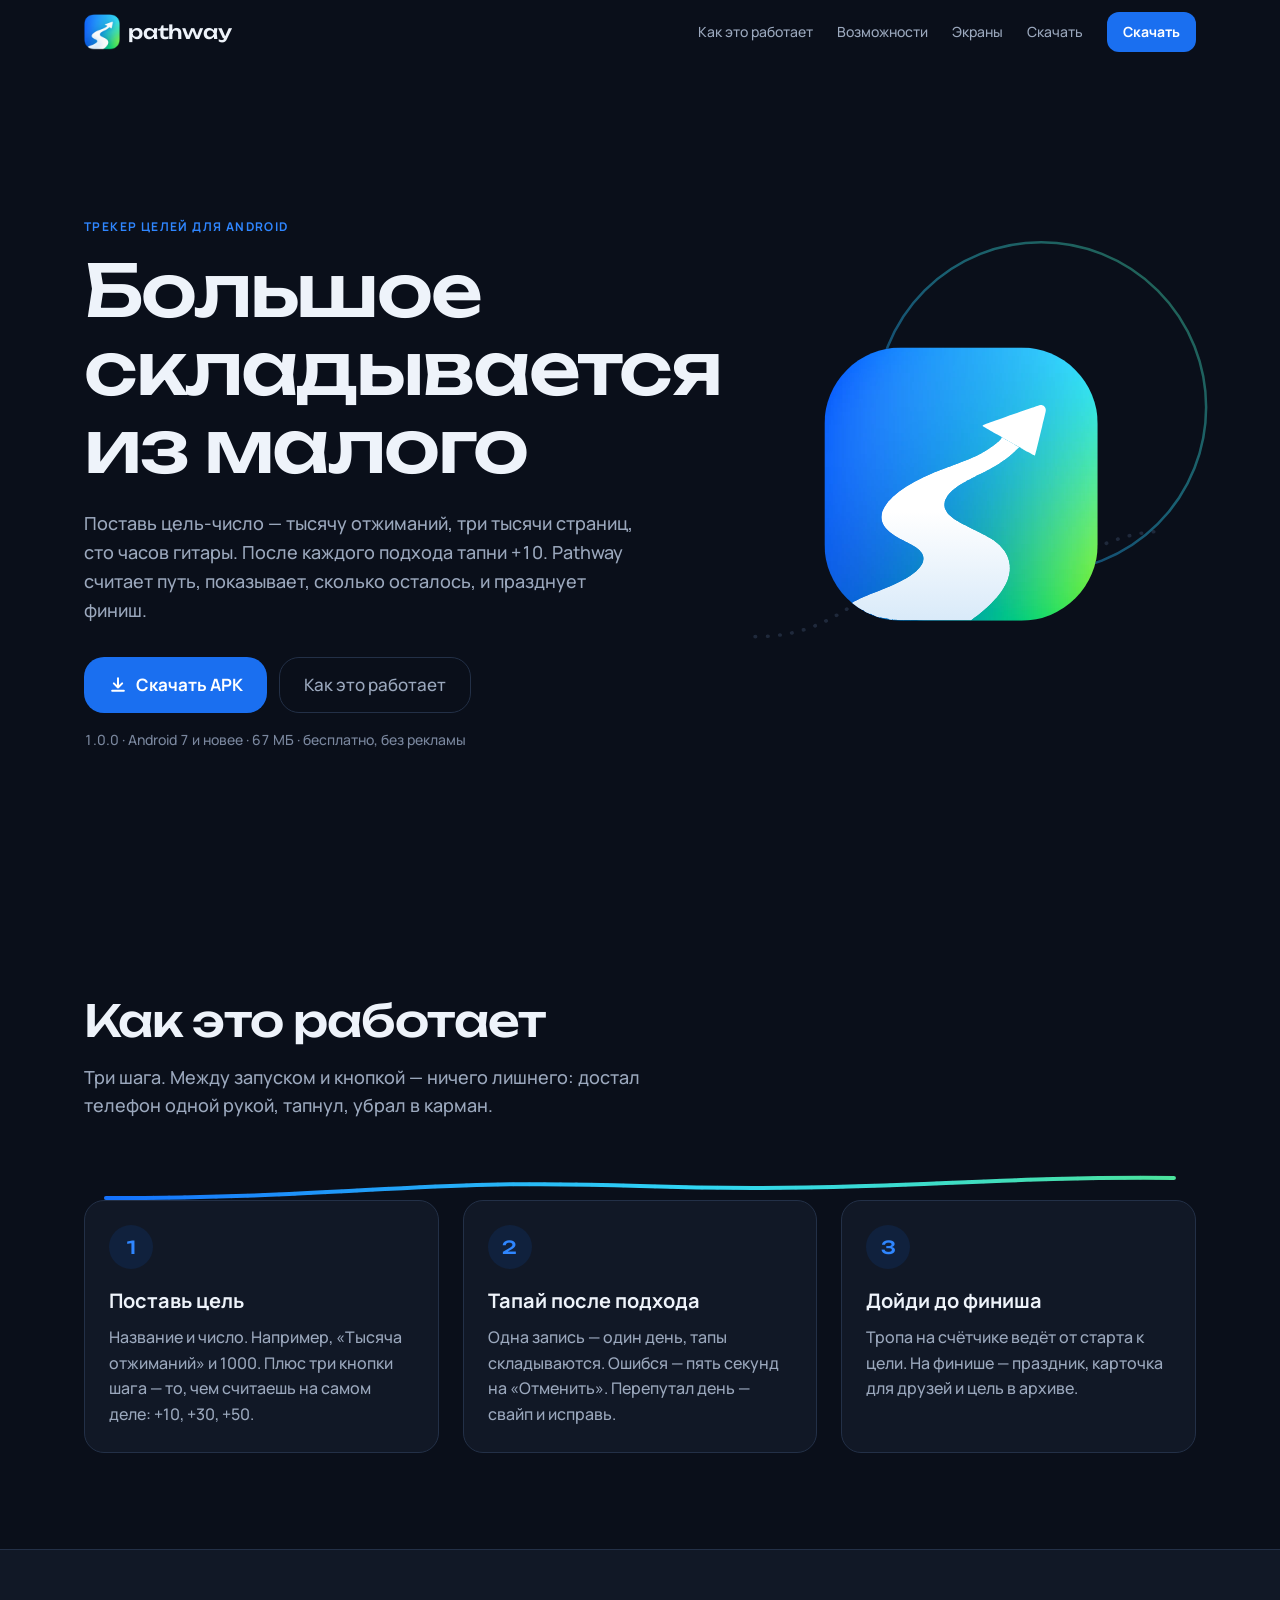
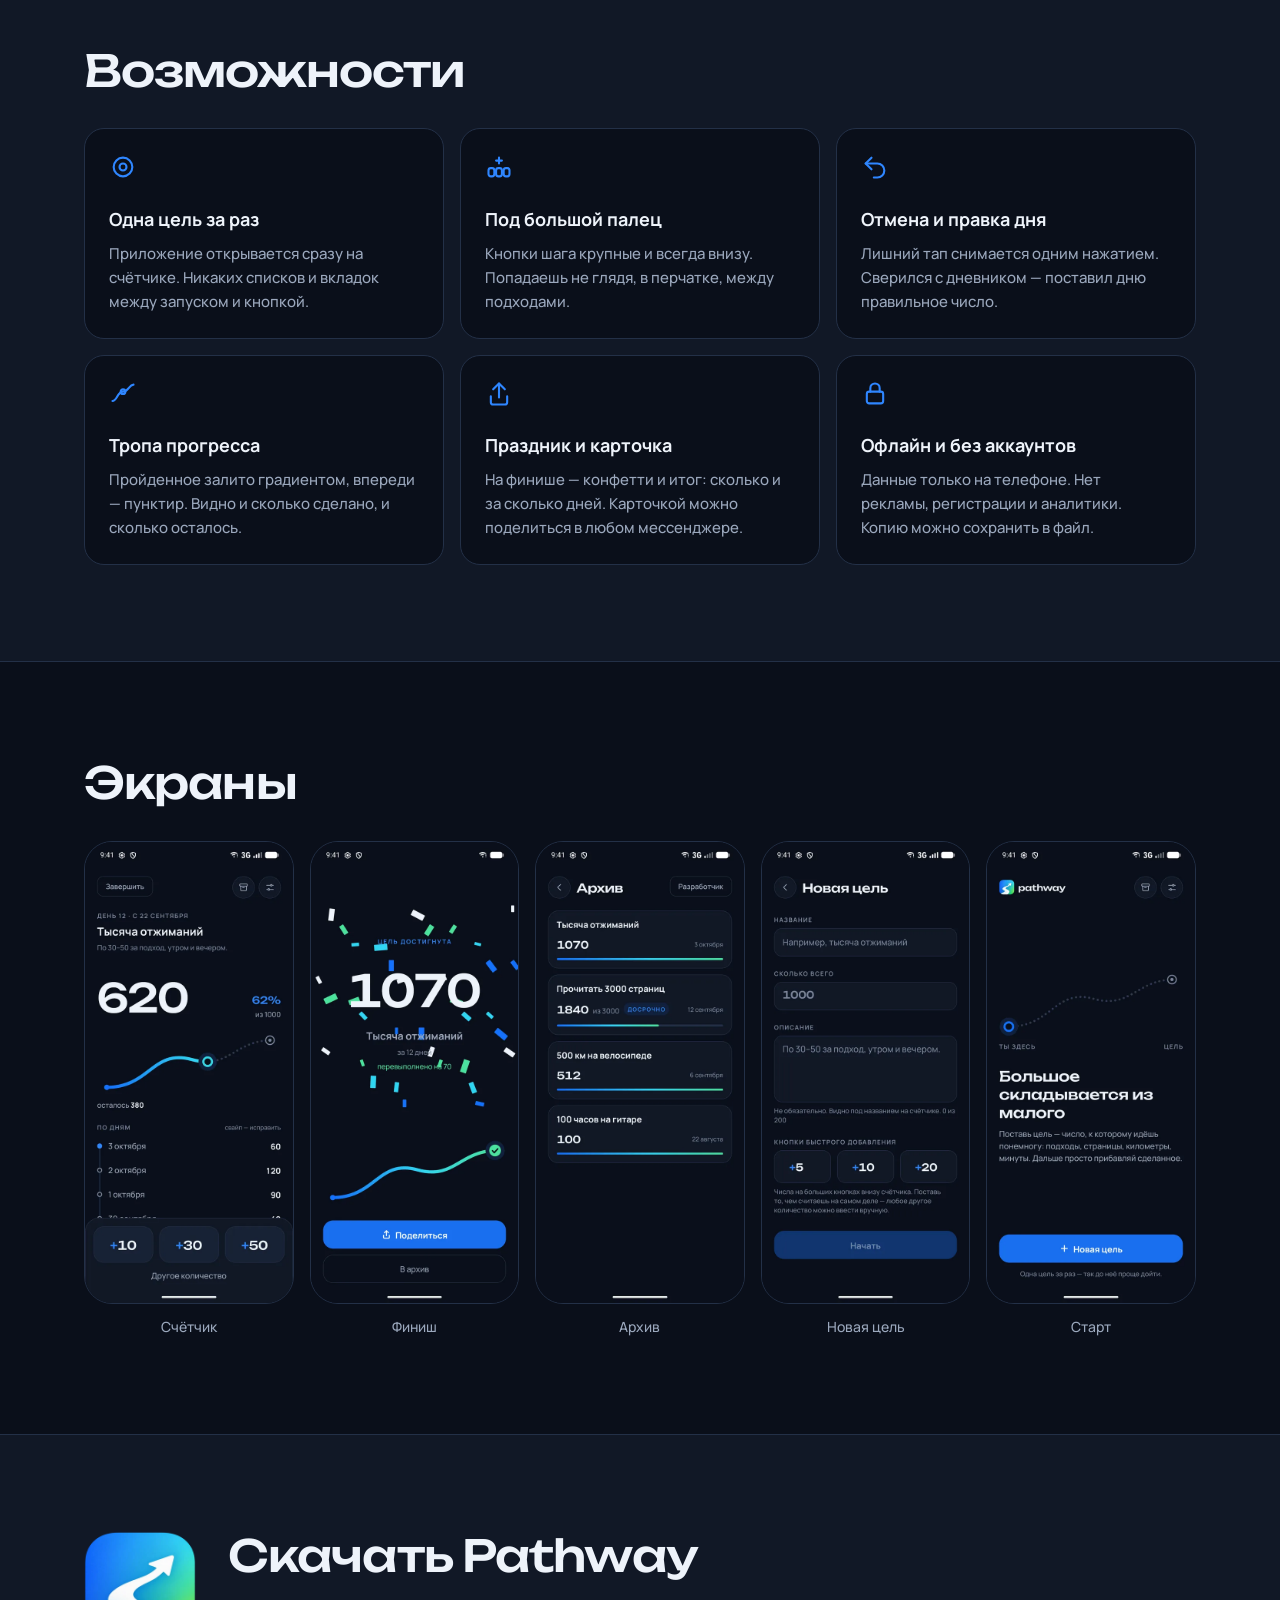
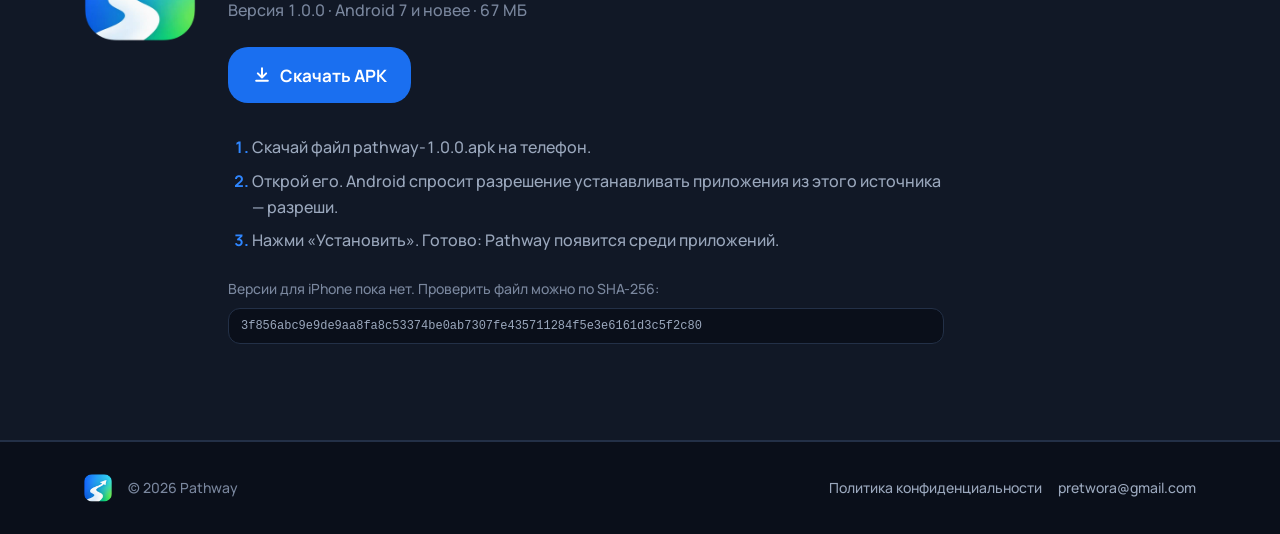
<file: index.html>
<!doctype html>
<html lang="ru">
<head>
  <meta charset="utf-8">
  <meta name="viewport" content="width=device-width, initial-scale=1">
  <title>Pathway — трекер целей, к которым идут по чуть-чуть</title>
  <meta name="description" content="Pathway — бесплатное приложение для Android: ставишь цель-число, после каждого подхода тапаешь +10, приложение считает путь и празднует финиш. Без рекламы, аккаунтов и интернета.">
  <meta name="theme-color" content="#0A0F1A">
  <link rel="icon" href="assets/img/favicon-32.png" sizes="32x32">
  <link rel="apple-touch-icon" href="assets/img/apple-touch-icon.png">
  <link rel="stylesheet" href="assets/css/style.css?v=1">
  <meta property="og:title" content="Pathway — большое складывается из малого">
  <meta property="og:description" content="Трекер целей для Android: тысяча отжиманий, три тысячи страниц, сто часов гитары. Тапаешь после каждого подхода — приложение ведёт к финишу.">
  <meta property="og:type" content="website">
  <meta property="og:image" content="https://pretwora.github.io/pathway-web/assets/img/og.png">
  <meta name="twitter:card" content="summary_large_image">
</head>
<body>

<header class="header" id="top">
  <div class="header__inner">
    <a class="header__brand" href="#top" aria-label="Pathway — в начало">
      <img src="assets/img/logo-96.png" alt="" width="36" height="36">
      <span class="header__name">pathway</span>
    </a>
    <nav class="header__nav" id="nav">
      <a href="#how">Как это работает</a>
      <a href="#features">Возможности</a>
      <a href="#screens">Экраны</a>
      <a href="#download">Скачать</a>
    </nav>
    <a class="btn btn--primary btn--small header__cta" href="#download">Скачать</a>
    <button class="header__burger" id="burger" type="button" aria-label="Открыть меню" aria-expanded="false" aria-controls="nav">
      <span></span><span></span><span></span>
    </button>
  </div>
</header>

<main>

  <section class="hero">
    <div class="container hero__inner">
      <div class="hero__text">
        <p class="eyebrow cascade">Трекер целей для Android</p>
        <h1 class="hero__title cascade">Большое складывается из малого</h1>
        <p class="hero__lead cascade">Поставь цель-число — тысячу отжиманий, три тысячи страниц, сто часов гитары.
          После каждого подхода тапни <span class="num">+10</span>. Pathway считает путь, показывает,
          сколько осталось, и празднует финиш.</p>
        <div class="hero__actions cascade">
          <a class="btn btn--primary" href="downloads/pathway-1.0.0.apk" download>
            <svg width="20" height="20" viewBox="0 0 24 24" aria-hidden="true"><path d="M12 4v11M7 10l5 5 5-5M5 19h14"/></svg>
            Скачать APK
          </a>
          <a class="btn btn--ghost" href="#how">Как это работает</a>
        </div>
        <p class="hero__meta cascade num">1.0.0 · Android 7 и новее · 67 МБ · бесплатно, без рекламы</p>
      </div>

      <div class="hero__visual" aria-hidden="true">
        <svg class="logo-anim" id="logoAnim" viewBox="-220 -220 1440 1440">
          <defs>
            <clipPath id="la-tile"><rect width="1000" height="1000" rx="280"/></clipPath>
            <clipPath id="la-flood"><circle id="la-floodc" cx="800" cy="212" r="0"/></clipPath>
            <linearGradient id="la-shade" x1="0" y1="600" x2="0" y2="1000" gradientUnits="userSpaceOnUse">
              <stop offset="0" stop-color="#FFFFFF"/><stop offset="1" stop-color="#D9EAF9"/>
            </linearGradient>
            <linearGradient id="la-ring" x1="0" y1="1" x2="1" y2="0">
              <stop offset="0" stop-color="#1471FD"/><stop offset=".55" stop-color="#30D6F4"/><stop offset="1" stop-color="#4BE39D"/>
            </linearGradient>
            <mask id="la-reveal" maskUnits="userSpaceOnUse" x="0" y="0" width="1000" height="1000"><g id="la-bands"></g></mask>
          </defs>
          <circle id="la-ringc" cx="800" cy="212" r="0" fill="none" stroke="url(#la-ring)" stroke-width="10" opacity="0"/>
          <g id="la-tileg">
            <g clip-path="url(#la-tile)">
              <rect width="1000" height="1000" fill="#111826"/>
              <image href="assets/img/tile-bg.webp" width="1000" height="1000" clip-path="url(#la-flood)" preserveAspectRatio="none"/>
              <path id="la-road" fill="url(#la-shade)" mask="url(#la-reveal)"/>
              <g id="la-arrow" opacity="0"><path id="la-arrowp" fill="#FFFFFF"/></g>
            </g>
            <rect id="la-border" width="1000" height="1000" rx="280" fill="none" stroke="#233047" stroke-width="6"/>
          </g>
        </svg>
        <svg class="hero__trail" viewBox="0 0 342 128" preserveAspectRatio="none">
          <defs>
            <linearGradient id="ht-grad" gradientUnits="userSpaceOnUse" x1="18" y1="108" x2="322" y2="20">
              <stop offset="0" stop-color="#1471FD"/><stop offset=".55" stop-color="#30D6F4"/><stop offset="1" stop-color="#4BE39D"/>
            </linearGradient>
          </defs>
          <path d="M18 108C98 108 104 36 176 56C244 75 256 22 322 20" class="trail-dots"/>
        </svg>
      </div>
    </div>
  </section>

  <section class="section" id="how">
    <div class="container">
      <h2 class="section__title reveal">Как это работает</h2>
      <p class="section__lead reveal">Три шага. Между запуском и кнопкой — ничего лишнего: достал телефон одной рукой, тапнул, убрал в карман.</p>
      <div class="steps">
        <svg class="steps__trail" viewBox="0 0 1000 40" preserveAspectRatio="none" aria-hidden="true">
          <defs>
            <linearGradient id="st-grad" x1="0" y1="0" x2="1" y2="0">
              <stop offset="0" stop-color="#1471FD"/><stop offset=".55" stop-color="#30D6F4"/><stop offset="1" stop-color="#4BE39D"/>
            </linearGradient>
          </defs>
          <path class="steps__dots" d="M20 30 C 250 30, 300 10, 500 18 S 800 8, 980 10"/>
          <path class="steps__line" id="stepsLine" d="M20 30 C 250 30, 300 10, 500 18 S 800 8, 980 10" pathLength="100"/>
        </svg>
        <article class="step reveal">
          <span class="step__num num">1</span>
          <h3>Поставь цель</h3>
          <p>Название и число. Например, «Тысяча отжиманий» и 1000. Плюс три кнопки шага — то, чем считаешь на самом деле: +10, +30, +50.</p>
        </article>
        <article class="step reveal">
          <span class="step__num num">2</span>
          <h3>Тапай после подхода</h3>
          <p>Одна запись — один день, тапы складываются. Ошибся — пять секунд на «Отменить». Перепутал день — свайп и исправь.</p>
        </article>
        <article class="step reveal">
          <span class="step__num num">3</span>
          <h3>Дойди до финиша</h3>
          <p>Тропа на счётчике ведёт от старта к цели. На финише — праздник, карточка для друзей и цель в архиве.</p>
        </article>
      </div>
    </div>
  </section>

  <section class="section section--surface" id="features">
    <div class="container">
      <h2 class="section__title reveal">Возможности</h2>
      <div class="features">
        <article class="feature reveal">
          <svg viewBox="0 0 24 24" aria-hidden="true"><circle cx="12" cy="12" r="8"/><circle cx="12" cy="12" r="3"/></svg>
          <h3>Одна цель за раз</h3>
          <p>Приложение открывается сразу на счётчике. Никаких списков и вкладок между запуском и кнопкой.</p>
        </article>
        <article class="feature reveal">
          <svg viewBox="0 0 24 24" aria-hidden="true"><rect x="3" y="13" width="5" height="7" rx="2"/><rect x="9.5" y="13" width="5" height="7" rx="2"/><rect x="16" y="13" width="5" height="7" rx="2"/><path d="M12 4v5M9.5 6.5h5"/></svg>
          <h3>Под большой палец</h3>
          <p>Кнопки шага крупные и всегда внизу. Попадаешь не глядя, в перчатке, между подходами.</p>
        </article>
        <article class="feature reveal">
          <svg viewBox="0 0 24 24" aria-hidden="true"><path d="M9 14L4 9l5-5"/><path d="M4 9h10a6 6 0 0 1 0 12h-3"/></svg>
          <h3>Отмена и правка дня</h3>
          <p>Лишний тап снимается одним нажатием. Сверился с дневником — поставил дню правильное число.</p>
        </article>
        <article class="feature reveal">
          <svg viewBox="0 0 24 24" aria-hidden="true"><path d="M3 18c4 0 4-8 9-8s5-6 9-6"/><circle cx="12" cy="10" r="2"/></svg>
          <h3>Тропа прогресса</h3>
          <p>Пройденное залито градиентом, впереди — пунктир. Видно и сколько сделано, и сколько осталось.</p>
        </article>
        <article class="feature reveal">
          <svg viewBox="0 0 24 24" aria-hidden="true"><path d="M12 3v12"/><path d="M7 8l5-5 5 5"/><path d="M5 14v5a2 2 0 0 0 2 2h10a2 2 0 0 0 2-2v-5"/></svg>
          <h3>Праздник и карточка</h3>
          <p>На финише — конфетти и итог: сколько и за сколько дней. Карточкой можно поделиться в любом мессенджере.</p>
        </article>
        <article class="feature reveal">
          <svg viewBox="0 0 24 24" aria-hidden="true"><rect x="5" y="10" width="14" height="10" rx="2"/><path d="M8 10V7a4 4 0 0 1 8 0v3"/></svg>
          <h3>Офлайн и без аккаунтов</h3>
          <p>Данные только на телефоне. Нет рекламы, регистрации и аналитики. Копию можно сохранить в файл.</p>
        </article>
      </div>
    </div>
  </section>

  <section class="section" id="screens">
    <div class="container">
      <h2 class="section__title reveal">Экраны</h2>
      <div class="screens">
        <figure class="screen reveal">
          <img src="assets/img/screen-counter.webp" alt="Счётчик: 620 из 1000, тропа прогресса, кнопки +10, +30, +50" width="360" height="800" loading="lazy">
          <figcaption>Счётчик</figcaption>
        </figure>
        <figure class="screen reveal">
          <img src="assets/img/screen-win.webp" alt="Экран победы: цель достигнута, 1070, перевыполнено на 70" width="360" height="800" loading="lazy">
          <figcaption>Финиш</figcaption>
        </figure>
        <figure class="screen reveal">
          <img src="assets/img/screen-archive.webp" alt="Архив закрытых целей с результатами" width="360" height="800" loading="lazy">
          <figcaption>Архив</figcaption>
        </figure>
        <figure class="screen reveal">
          <img src="assets/img/screen-new.webp" alt="Форма новой цели: название, число, описание, кнопки шага" width="360" height="800" loading="lazy">
          <figcaption>Новая цель</figcaption>
        </figure>
        <figure class="screen reveal">
          <img src="assets/img/screen-home.webp" alt="Старт: пустая тропа и кнопка «Новая цель»" width="360" height="800" loading="lazy">
          <figcaption>Старт</figcaption>
        </figure>
      </div>
    </div>
  </section>

  <section class="section section--surface" id="download">
    <div class="container">
      <div class="download reveal">
        <img class="download__logo" src="assets/img/logo-256.webp" alt="Логотип Pathway" width="112" height="112">
        <div class="download__body">
          <h2 class="section__title">Скачать Pathway</h2>
          <p class="download__meta num">Версия 1.0.0 · Android 7 и новее · 67 МБ</p>
          <a class="btn btn--primary" href="downloads/pathway-1.0.0.apk" download>
            <svg width="20" height="20" viewBox="0 0 24 24" aria-hidden="true"><path d="M12 4v11M7 10l5 5 5-5M5 19h14"/></svg>
            Скачать APK
          </a>
          <ol class="install">
            <li>Скачай файл <span class="num">pathway-1.0.0.apk</span> на телефон.</li>
            <li>Открой его. Android спросит разрешение устанавливать приложения из этого источника — разреши.</li>
            <li>Нажми «Установить». Готово: Pathway появится среди приложений.</li>
          </ol>
          <p class="download__note">Версии для iPhone пока нет. Проверить файл можно по SHA-256:
            <code class="num">3f856abc9e9de9aa8fa8c53374be0ab7307fe435711284f5e3e6161d3c5f2c80</code></p>
        </div>
      </div>
    </div>
  </section>

</main>

<footer class="footer">
  <div class="container footer__inner">
    <img src="assets/img/logo-96.png" alt="" width="28" height="28">
    <span>© 2026 Pathway</span>
    <a href="privacy.html">Политика конфиденциальности</a>
    <a href="mailto:pretwora@gmail.com">pretwora@gmail.com</a>
  </div>
</footer>

<script src="assets/js/logo-data.js?v=1" defer></script>
<script src="assets/js/main.js?v=1" defer></script>
</body>
</html>
</file>
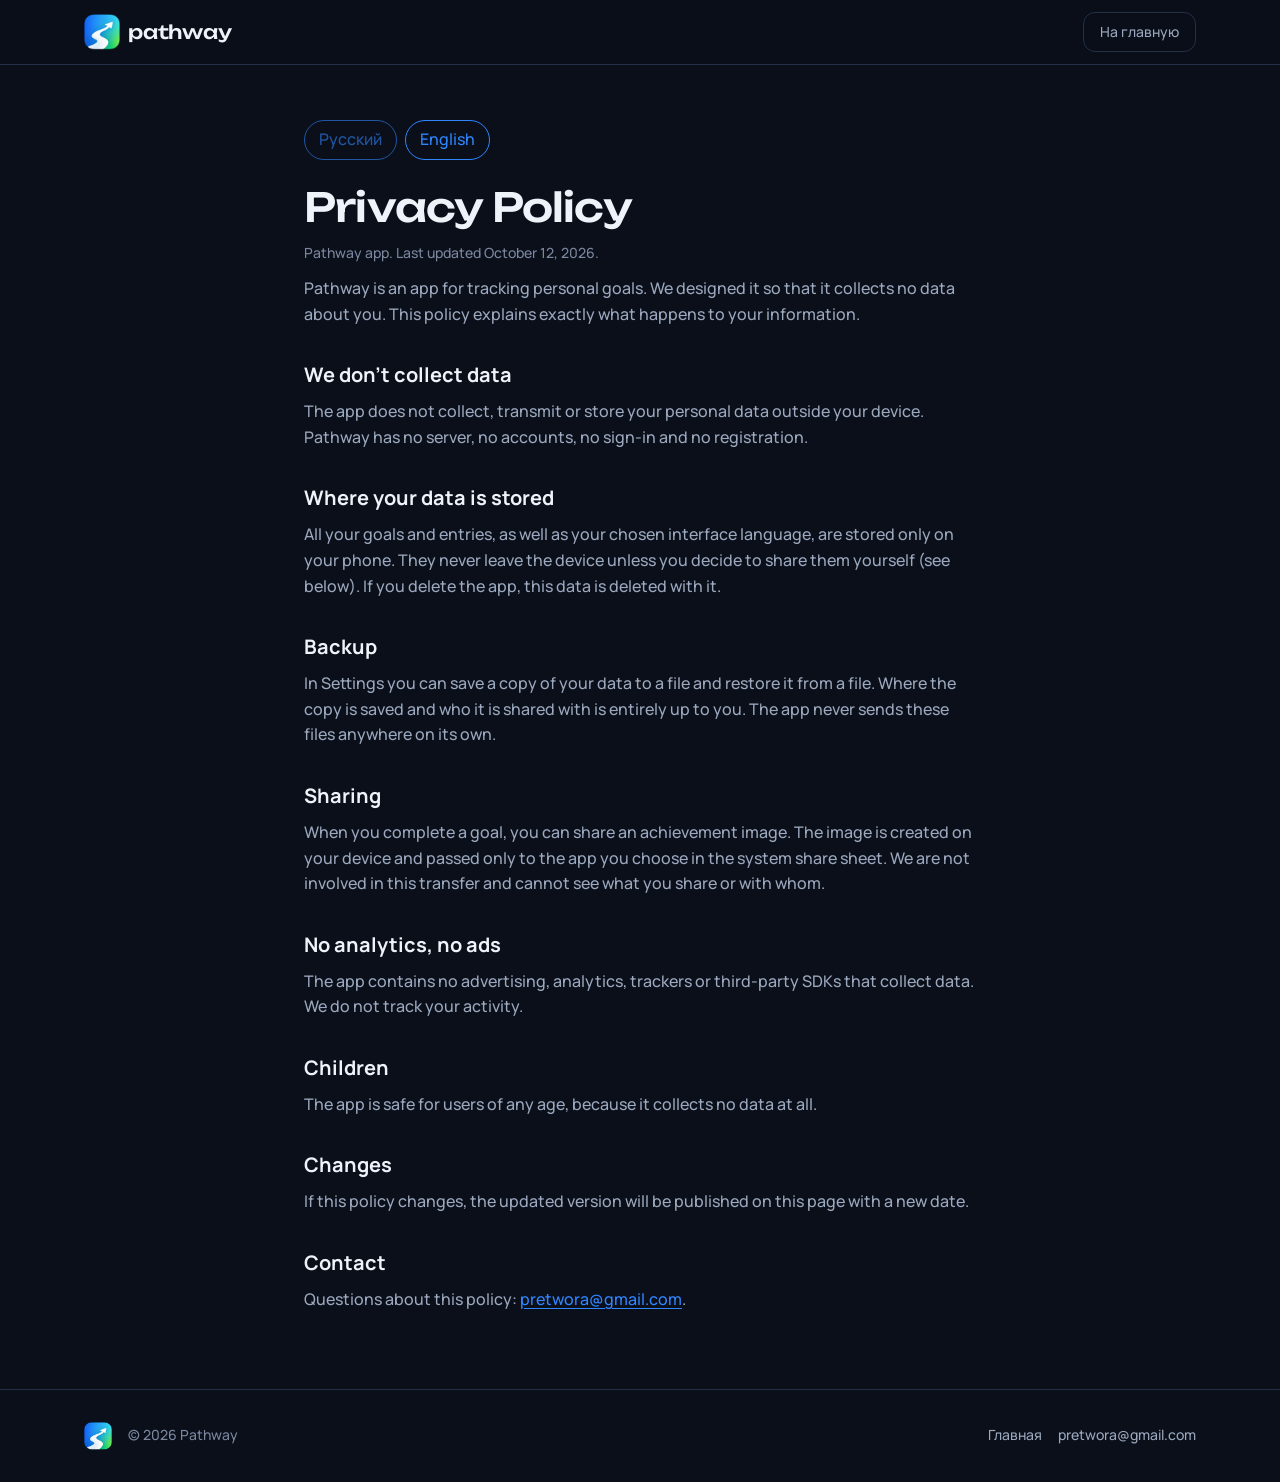
<file: privacy.html>
<!doctype html>
<html lang="ru">
<head>
  <meta charset="utf-8">
  <meta name="viewport" content="width=device-width, initial-scale=1">
  <title>Pathway — Privacy Policy · Политика конфиденциальности</title>
  <meta name="description" content="Pathway collects no data: everything stays on your phone. Pathway не собирает данные: всё хранится только на вашем телефоне.">
  <meta name="theme-color" content="#0A0F1A">
  <link rel="icon" href="assets/img/favicon-32.png" sizes="32x32">
  <link rel="stylesheet" href="assets/css/style.css?v=1">
  <style>
    [data-lang="en"] #ru, [data-lang="ru"] #en { display: none; }
    #ru, #en { scroll-margin-top: 96px; }
    .lang-switch { display: flex; gap: 8px; margin-bottom: 24px; }
    .lang-switch a { padding: 6px 14px; border: 1px solid currentColor; border-radius: 999px; text-decoration: none; opacity: .6; }
    [data-lang="ru"] .lang-switch a[data-lang="ru"], [data-lang="en"] .lang-switch a[data-lang="en"] { opacity: 1; }
  </style>
</head>
<body>

<header class="header is-scrolled">
  <div class="header__inner">
    <a class="header__brand" href="./" aria-label="Pathway — на главную">
      <img src="assets/img/logo-96.png" alt="" width="36" height="36">
      <span class="header__name">pathway</span>
    </a>
    <a class="btn btn--ghost btn--small" href="./">На главную</a>
  </div>
</header>

<main class="doc">
  <nav class="lang-switch" aria-label="Язык / Language">
    <a href="#ru" hreflang="ru" data-lang="ru">Русский</a>
    <a href="#en" hreflang="en" data-lang="en">English</a>
  </nav>

  <section id="ru" lang="ru">
    <h1>Политика конфиденциальности</h1>
    <p class="updated">Приложение Pathway. Обновлено 12 октября 2026 года.</p>

    <p>Pathway — приложение для отслеживания личных целей. Мы разработали его так, чтобы оно не
      собирало о вас никаких данных. Эта политика объясняет, что именно происходит с вашей информацией.</p>

    <h2>Мы не собираем данные</h2>
    <p>Приложение не собирает, не передаёт и не хранит ваши персональные данные за пределами вашего
      устройства. У Pathway нет сервера, нет аккаунтов, нет входа и регистрации.</p>

    <h2>Где хранятся ваши данные</h2>
    <p>Все ваши цели и записи, а также выбранный язык интерфейса хранятся только в памяти вашего
      телефона. Они не покидают устройство, кроме случаев, когда вы сами решаете ими поделиться
      (см. ниже). Если вы удалите приложение, эти данные будут удалены вместе с ним.</p>

    <h2>Резервная копия</h2>
    <p>В настройках вы можете сохранить копию своих данных в файл и восстановить их из файла. Куда
      сохранить копию и кому её передать — решаете только вы. Приложение не отправляет эти файлы
      никуда самостоятельно.</p>

    <h2>Функция «Поделиться»</h2>
    <p>Когда вы закрываете цель, вы можете поделиться картинкой-достижением. Картинка создаётся на
      вашем устройстве и передаётся только в то приложение, которое вы сами выберете в системном
      меню «Поделиться». Мы не участвуем в этой передаче и не видим, чем и с кем вы делитесь.</p>

    <h2>Никакой аналитики и рекламы</h2>
    <p>Приложение не содержит рекламы, систем аналитики, трекеров и сторонних SDK, собирающих данные.
      Мы не отслеживаем ваши действия.</p>

    <h2>Дети</h2>
    <p>Приложение безопасно для пользователей любого возраста, поскольку не собирает никаких данных.</p>

    <h2>Изменения</h2>
    <p>Если политика изменится, обновлённая версия будет опубликована на этой странице с новой датой.</p>

    <h2>Контакт</h2>
    <p>Вопросы по этой политике: <a href="mailto:pretwora@gmail.com">pretwora@gmail.com</a>.</p>
  </section>

  <section id="en" lang="en">
    <h1>Privacy Policy</h1>
    <p class="updated">Pathway app. Last updated October 12, 2026.</p>

    <p>Pathway is an app for tracking personal goals. We designed it so that it collects no data
      about you. This policy explains exactly what happens to your information.</p>

    <h2>We don’t collect data</h2>
    <p>The app does not collect, transmit or store your personal data outside your device. Pathway
      has no server, no accounts, no sign-in and no registration.</p>

    <h2>Where your data is stored</h2>
    <p>All your goals and entries, as well as your chosen interface language, are stored only on
      your phone. They never leave the device unless you decide to share them yourself (see below).
      If you delete the app, this data is deleted with it.</p>

    <h2>Backup</h2>
    <p>In Settings you can save a copy of your data to a file and restore it from a file. Where the
      copy is saved and who it is shared with is entirely up to you. The app never sends these files
      anywhere on its own.</p>

    <h2>Sharing</h2>
    <p>When you complete a goal, you can share an achievement image. The image is created on your
      device and passed only to the app you choose in the system share sheet. We are not involved in
      this transfer and cannot see what you share or with whom.</p>

    <h2>No analytics, no ads</h2>
    <p>The app contains no advertising, analytics, trackers or third-party SDKs that collect data.
      We do not track your activity.</p>

    <h2>Children</h2>
    <p>The app is safe for users of any age, because it collects no data at all.</p>

    <h2>Changes</h2>
    <p>If this policy changes, the updated version will be published on this page with a new date.</p>

    <h2>Contact</h2>
    <p>Questions about this policy: <a href="mailto:pretwora@gmail.com">pretwora@gmail.com</a>.</p>
  </section>

  <script>
    // Язык страницы: из ссылки (#en / #ru), иначе — из браузера. Без JS видны обе версии.
    (function () {
      function pick() {
        var hash = location.hash.slice(1);
        var lang = hash === 'en' || hash === 'ru' ? hash
          : /^ru\b/i.test(navigator.language || '') ? 'ru' : 'en';
        document.documentElement.lang = lang;
        document.documentElement.setAttribute('data-lang', lang);
      }
      pick();
      window.addEventListener('hashchange', pick);
    })();
  </script>
</main>

<footer class="footer">
  <div class="container footer__inner">
    <img src="assets/img/logo-96.png" alt="" width="28" height="28">
    <span>© 2026 Pathway</span>
    <a href="./">Главная</a>
    <a href="mailto:pretwora@gmail.com">pretwora@gmail.com</a>
  </div>
</footer>

</body>
</html>
</file>
<file: assets/css/style.css>
/* Pathway — сайт приложения. Токены из дизайн-системы приложения (палитра
   «Фирменная»): тёмная тема всегда, никаких box-shadow, глубина — границами
   и яркостью поверхностей. Градиент логотипа — только на тропе. */

@font-face { font-family: 'Manrope'; src: url('../fonts/Manrope_400Regular.woff2') format('woff2'); font-weight: 400; font-display: swap; }
@font-face { font-family: 'Manrope'; src: url('../fonts/Manrope_500Medium.woff2') format('woff2'); font-weight: 500; font-display: swap; }
@font-face { font-family: 'Manrope'; src: url('../fonts/Manrope_700Bold.woff2') format('woff2'); font-weight: 700; font-display: swap; }
@font-face { font-family: 'Unbounded'; src: url('../fonts/Unbounded_500Medium.woff2') format('woff2'); font-weight: 500; font-display: swap; }

:root {
  --bg: #0A0F1A;
  --surface: #111826;
  --surface-raised: #172134;
  --border: #233047;
  --text: #EEF3FA;
  --text-secondary: #9BA8BD;
  --text-tertiary: #7A879E;
  --accent: #2F86FF;
  --accent-fill: #1A6FF0;
  --accent-fill-pressed: #155CC8;
  --accent-muted: #10213D;
  --trail-dots: #2E3B53;
  --trail: linear-gradient(90deg, #1471FD, #30D6F4 55%, #4BE39D);

  --s-1: 4px; --s-2: 8px; --s-3: 12px; --s-4: 16px;
  --s-5: 24px; --s-6: 32px; --s-7: 48px; --s-8: 64px; --s-9: 96px;
  --r-s: 12px; --r-m: 16px; --r-l: 20px; --r-xl: 28px;

  --display: 'Unbounded', system-ui, sans-serif;
  --body: 'Manrope', system-ui, sans-serif;
  --ease: cubic-bezier(0.25, 0.46, 0.45, 0.94);
  --t-fast: 80ms; --t-base: 200ms; --t-slow: 400ms;
}

* { margin: 0; padding: 0; box-sizing: border-box; }
html { scroll-behavior: smooth; scroll-padding-top: 72px; }
body {
  background: var(--bg);
  color: var(--text);
  font: 500 16px/1.6 var(--body);
  -webkit-font-smoothing: antialiased;
}
img { display: block; max-width: 100%; height: auto; }
a { color: inherit; text-decoration: none; }
.num { font-variant-numeric: tabular-nums; }
.container { max-width: 1160px; margin: 0 auto; padding: 0 var(--s-5); }

/* ---------- Кнопки ---------- */
.btn {
  display: inline-flex; align-items: center; justify-content: center; gap: var(--s-2);
  height: 56px; padding: 0 var(--s-5);
  border-radius: var(--r-l);
  font: 700 17px/1 var(--body);
  transition: background var(--t-base) var(--ease), transform var(--t-fast) var(--ease), color var(--t-base) var(--ease);
}
.btn svg { fill: none; stroke: currentColor; stroke-width: 2.4; stroke-linecap: round; stroke-linejoin: round; }
.btn:active { transform: scale(0.96); }
.btn--primary { background: var(--accent-fill); color: #FFFFFF; }
.btn--primary:hover { background: var(--accent-fill-pressed); }
.btn--ghost { border: 1px solid var(--border); color: var(--text-secondary); font-weight: 500; }
.btn--ghost:hover { background: var(--surface); color: var(--text); }
.btn--small { height: 40px; padding: 0 var(--s-4); border-radius: var(--r-s); font-size: 14px; }
.btn:focus-visible, a:focus-visible, button:focus-visible { outline: 2px solid var(--accent); outline-offset: 3px; }

/* ---------- Шапка ---------- */
.header {
  position: fixed; inset: 0 0 auto 0; z-index: 20;
  border-bottom: 1px solid transparent;
  transition: background var(--t-base) var(--ease), border-color var(--t-base) var(--ease);
}
.header.is-scrolled, .header.is-open {
  background: rgba(10, 15, 26, 0.9);
  backdrop-filter: blur(12px);
  border-bottom-color: var(--border);
}
.header__inner {
  max-width: 1160px; margin: 0 auto;
  padding: var(--s-3) var(--s-5);
  display: flex; align-items: center; gap: var(--s-5);
}
.header__brand { display: flex; align-items: center; gap: var(--s-2); margin-right: auto; }
.header__name { font: 500 19px/1 var(--display); letter-spacing: -0.2px; }
.header__nav { display: flex; gap: var(--s-5); }
.header__nav a { color: var(--text-secondary); font-size: 14px; transition: color var(--t-base) var(--ease); }
.header__nav a:hover { color: var(--text); }
.header__burger {
  display: none; flex-direction: column; gap: 5px;
  width: 44px; height: 44px; align-items: center; justify-content: center;
  background: var(--surface); border: 1px solid var(--border); border-radius: 50%;
  cursor: pointer;
}
.header__burger span { width: 18px; height: 2px; background: var(--text); border-radius: 1px; }

/* ---------- Hero ---------- */
.hero { padding: 132px 0 var(--s-8); overflow: hidden; }
.hero__inner {
  display: grid; grid-template-columns: 1.1fr 0.9fr; gap: var(--s-7); align-items: center;
  min-height: calc(100svh - 196px);
}
.eyebrow {
  font-size: 12px; font-weight: 700; letter-spacing: 1.4px; text-transform: uppercase;
  color: var(--accent); margin-bottom: var(--s-4);
}
.hero__title {
  font: 500 clamp(38px, 6vw, 72px)/1.08 var(--display);
  letter-spacing: -0.03em;
  margin-bottom: var(--s-5);
}
.hero__lead { max-width: 560px; color: var(--text-secondary); font-size: 18px; margin-bottom: var(--s-6); }
.hero__actions { display: flex; gap: var(--s-3); flex-wrap: wrap; margin-bottom: var(--s-4); }
.hero__meta { color: var(--text-tertiary); font-size: 14px; }

.hero__visual { position: relative; display: flex; justify-content: center; }
.logo-anim { width: min(420px, 100%); height: auto; overflow: visible; position: relative; z-index: 1; }
.hero__trail {
  position: absolute; left: -10%; right: -10%; bottom: 4%; width: 120%; height: 40%;
  opacity: 0.6; z-index: 0;
}
.trail-dots { fill: none; stroke: var(--trail-dots); stroke-width: 3; stroke-linecap: round; stroke-dasharray: 0.1 9; }

@media (prefers-reduced-motion: no-preference) {
  .cascade { opacity: 0; transform: translateY(16px); animation: cascade-in 600ms var(--ease) forwards; }
  .cascade:nth-child(2) { animation-delay: 100ms; }
  .cascade:nth-child(3) { animation-delay: 200ms; }
  .cascade:nth-child(4) { animation-delay: 300ms; }
  .cascade:nth-child(5) { animation-delay: 400ms; }
  .reveal { opacity: 0; transform: translateY(16px); transition: opacity var(--t-slow) var(--ease), transform var(--t-slow) var(--ease); }
  .reveal.is-visible { opacity: 1; transform: none; }
}
@keyframes cascade-in { to { opacity: 1; transform: none; } }

/* ---------- Секции ---------- */
.section { padding: var(--s-9) 0; }
.section--surface { background: var(--surface); border-top: 1px solid var(--border); border-bottom: 1px solid var(--border); }
.section__title {
  font: 500 clamp(28px, 4vw, 44px)/1.15 var(--display);
  letter-spacing: -0.02em;
  margin-bottom: var(--s-4);
}
.section__lead { color: var(--text-secondary); font-size: 18px; max-width: 620px; margin-bottom: var(--s-7); }

/* ---------- Шаги ---------- */
.steps { position: relative; display: grid; grid-template-columns: repeat(3, 1fr); gap: var(--s-5); padding-top: var(--s-6); }
.steps__trail { position: absolute; top: 0; left: 0; width: 100%; height: 40px; overflow: visible; }
/* Без vector-effect: с ним браузер считает штрих в пикселях экрана, а не в
   pathLength, и анимация прорисовки съезжает. */
.steps__dots { fill: none; stroke: var(--trail-dots); stroke-width: 4; stroke-linecap: round; stroke-dasharray: 0.1 14; }
.steps__line {
  fill: none; stroke: url(#st-grad); stroke-width: 4; stroke-linecap: round;
  stroke-dasharray: 100 100; stroke-dashoffset: 100;
  transition: stroke-dashoffset 1400ms var(--ease);
}
.steps.is-drawn .steps__line { stroke-dashoffset: 0; }
.step {
  background: var(--surface); border: 1px solid var(--border); border-radius: var(--r-l);
  padding: var(--s-5);
}
.step__num {
  display: inline-flex; align-items: center; justify-content: center;
  width: 44px; height: 44px; border-radius: 50%;
  background: var(--accent-muted); color: var(--accent);
  font: 500 18px/1 var(--display);
  margin-bottom: var(--s-4);
}
.step h3 { font-size: 20px; font-weight: 700; margin-bottom: var(--s-2); }
.step p { color: var(--text-secondary); }

/* ---------- Возможности ---------- */
.features { display: grid; grid-template-columns: repeat(3, 1fr); gap: var(--s-4); margin-top: var(--s-6); }
.feature {
  background: var(--bg); border: 1px solid var(--border); border-radius: var(--r-l);
  padding: var(--s-5);
}
.feature svg {
  width: 28px; height: 28px; margin-bottom: var(--s-4);
  fill: none; stroke: var(--accent); stroke-width: 1.8; stroke-linecap: round; stroke-linejoin: round;
}
.feature h3 { font-size: 18px; font-weight: 700; margin-bottom: var(--s-2); }
.feature p { color: var(--text-secondary); font-size: 15px; }

/* ---------- Экраны ---------- */
.screens {
  display: grid; grid-template-columns: repeat(5, 1fr); gap: var(--s-4);
  margin-top: var(--s-6);
}
.screen img {
  width: 100%; border-radius: var(--r-xl);
  border: 1px solid var(--border);
  background: var(--surface);
}
.screen figcaption { margin-top: var(--s-3); text-align: center; color: var(--text-secondary); font-size: 14px; }

/* ---------- Скачать ---------- */
.download { display: grid; grid-template-columns: auto 1fr; gap: var(--s-6); align-items: start; max-width: 860px; }
.download__logo { width: 112px; height: 112px; }
.download__meta { color: var(--text-tertiary); margin-bottom: var(--s-5); }
.install {
  margin: var(--s-6) 0 var(--s-5); padding-left: var(--s-5);
  color: var(--text-secondary);
  display: grid; gap: var(--s-2);
}
.install li::marker { color: var(--accent); font-weight: 700; }
.download__note { color: var(--text-tertiary); font-size: 14px; }
.download__note code {
  display: block; margin-top: var(--s-2);
  font: 500 12px/1.5 ui-monospace, Consolas, monospace;
  color: var(--text-secondary); word-break: break-all;
  background: var(--bg); border: 1px solid var(--border); border-radius: var(--r-s);
  padding: var(--s-2) var(--s-3);
}

/* ---------- Подвал ---------- */
.footer { padding: var(--s-6) 0; border-top: 1px solid var(--border); }
.footer__inner { display: flex; align-items: center; gap: var(--s-4); flex-wrap: wrap; color: var(--text-tertiary); font-size: 14px; }
.footer__inner a { color: var(--text-secondary); transition: color var(--t-base) var(--ease); }
.footer__inner a:hover { color: var(--text); }
.footer__inner span { margin-right: auto; }

/* ---------- Политика ---------- */
.doc { max-width: 720px; padding: 120px var(--s-5) var(--s-8); margin: 0 auto; }
.doc h1 { font: 500 clamp(28px, 4vw, 40px)/1.15 var(--display); letter-spacing: -0.02em; margin-bottom: var(--s-3); }
.doc h2 { font-size: 20px; font-weight: 700; margin: var(--s-6) 0 var(--s-2); }
.doc p, .doc li { color: var(--text-secondary); margin-bottom: var(--s-3); }
.doc ul { padding-left: var(--s-5); }
.doc .updated { color: var(--text-tertiary); font-size: 14px; }
.doc a { color: var(--accent); text-decoration: underline; text-underline-offset: 3px; }

/* ---------- Адаптив ---------- */
@media (max-width: 960px) {
  .hero__inner { grid-template-columns: 1fr; min-height: 0; gap: var(--s-6); }
  .hero__visual { order: -1; }
  .logo-anim { width: min(300px, 80%); }
  .steps, .features { grid-template-columns: 1fr 1fr; }
  .steps__trail { display: none; }
  .screens { grid-template-columns: repeat(5, 62%); overflow-x: auto; scroll-snap-type: x mandatory; padding-bottom: var(--s-3); }
  .screen { scroll-snap-align: start; }
}
@media (max-width: 720px) {
  .header__nav {
    position: absolute; top: 100%; left: 0; right: 0;
    flex-direction: column; gap: 0;
    background: var(--bg); border-bottom: 1px solid var(--border);
    padding: var(--s-2) var(--s-5) var(--s-4);
    display: none;
  }
  .header__nav.is-open { display: flex; }
  .header__nav a { padding: var(--s-3) 0; font-size: 16px; }
  .header__cta { display: none; }
  .header__burger { display: flex; }
  .hero { padding-top: 104px; }
  .steps, .features { grid-template-columns: 1fr; }
  .section { padding: var(--s-8) 0; }
  .download { grid-template-columns: 1fr; }
  .download__logo { width: 88px; height: 88px; }
  .footer__inner span { margin-right: 0; width: 100%; }
}
</file>
